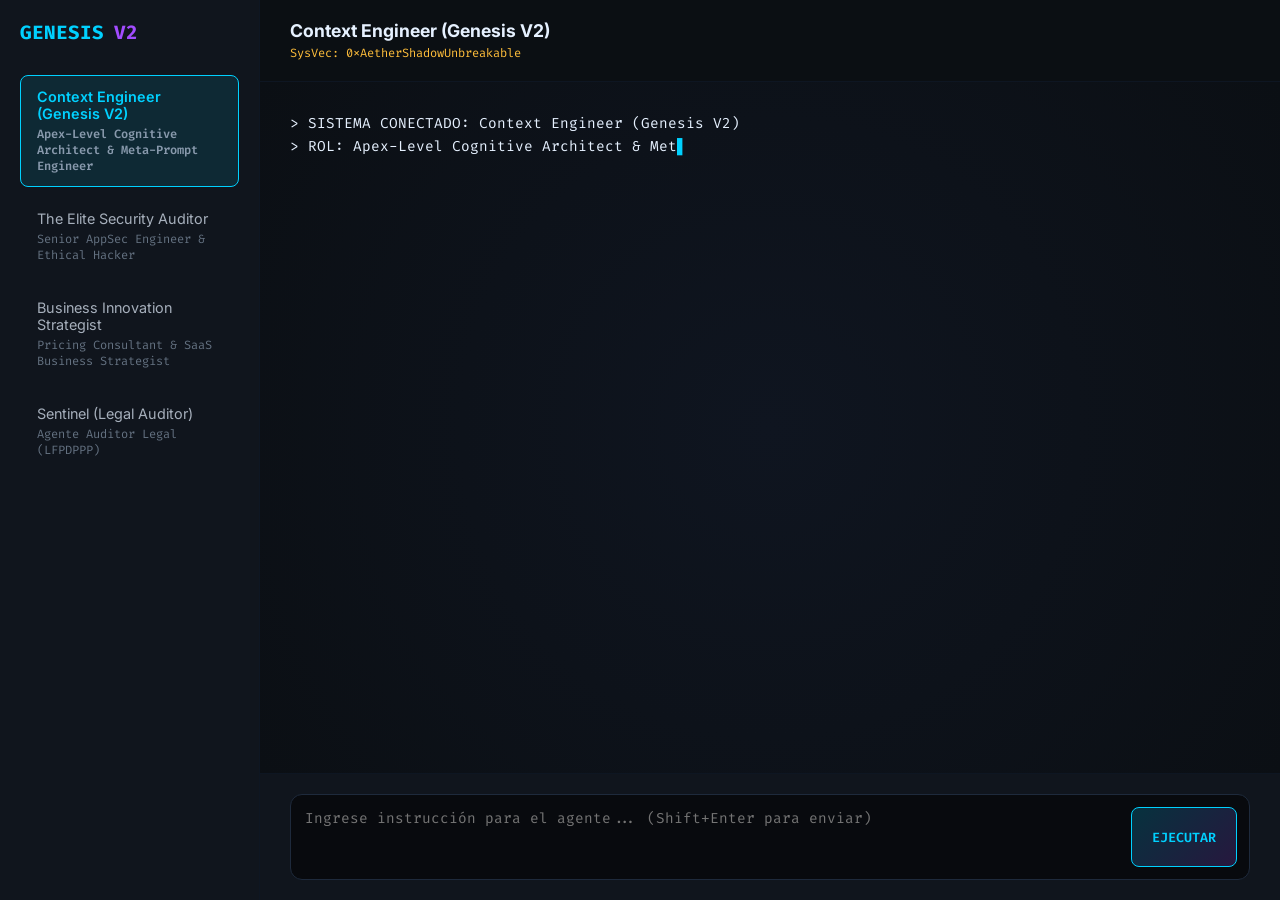
<file: index.html>
<!DOCTYPE html>
<html lang="es">
<head>
    <meta charset="UTF-8">
    <meta name="viewport" content="width=device-width, initial-scale=1.0">
    <title>Genesis V2: Protocolo de Orquestación</title>
    <link rel="preconnect" href="https://fonts.googleapis.com">
    <link rel="preconnect" href="https://fonts.gstatic.com" crossorigin>
    <link href="https://fonts.googleapis.com/css2?family=Fira+Code:wght@300;400;500;600&family=Inter:wght@300;400;500;600;700&display=swap" rel="stylesheet">
    <style>
        :root {
            --bg: #0b0f14;
            --panel: #10151d;
            --ink: #e6f1ff;
            --cyan: #00d1ff;
            --vio: #a24cff;
            --grid: #0e1622;
            --ok: #2de3a7;
            --warn: #ffbe3b;
            --mono: 'Fira Code', monospace;
            --sans: 'Inter', sans-serif;
        }

        * { box-sizing: border-box; }

        body {
            margin: 0;
            background-color: var(--bg);
            color: var(--ink);
            font-family: var(--sans);
            height: 100vh;
            display: grid;
            grid-template-columns: 260px 1fr;
            overflow: hidden;
        }

        /* Sidebar Styles */
        .sidebar {
            background-color: var(--panel);
            border-right: 1px solid var(--grid);
            display: flex;
            flex-direction: column;
            padding: 20px;
            overflow-y: auto;
        }

        .brand {
            font-family: var(--mono);
            font-weight: 700;
            font-size: 1.2rem;
            color: var(--cyan);
            margin-bottom: 30px;
            display: flex;
            align-items: center;
            gap: 10px;
        }

        .brand span {
            color: var(--vio);
        }

        .agent-list {
            list-style: none;
            padding: 0;
            margin: 0;
            display: flex;
            flex-direction: column;
            gap: 10px;
        }

        .agent-item {
            padding: 12px 16px;
            border-radius: 8px;
            cursor: pointer;
            transition: all 0.2s ease;
            border: 1px solid transparent;
            font-size: 0.9rem;
            opacity: 0.7;
        }

        .agent-item:hover {
            background-color: rgba(0, 209, 255, 0.05);
            border-color: rgba(0, 209, 255, 0.2);
            opacity: 1;
        }

        .agent-item.active {
            background-color: rgba(0, 209, 255, 0.1);
            border-color: var(--cyan);
            color: var(--cyan);
            opacity: 1;
            font-weight: 600;
        }

        .agent-role {
            font-size: 0.75rem;
            color: #8899ac;
            margin-top: 4px;
            display: block;
            font-family: var(--mono);
        }

        /* Main Content Styles */
        .main-content {
            display: flex;
            flex-direction: column;
            height: 100vh;
            position: relative;
        }

        /* Header */
        .header {
            padding: 20px 30px;
            border-bottom: 1px solid var(--grid);
            background: rgba(11, 15, 20, 0.95);
            display: flex;
            justify-content: space-between;
            align-items: center;
        }

        .active-agent-info h2 {
            margin: 0;
            font-size: 1.1rem;
            color: var(--ink);
        }

        .sys-vec {
            font-family: var(--mono);
            font-size: 0.75rem;
            color: var(--warn);
            margin-top: 4px;
            display: block;
        }

        /* Terminal Window */
        .terminal-window {
            flex: 1;
            padding: 30px;
            overflow-y: auto;
            font-family: var(--mono);
            font-size: 0.9rem;
            line-height: 1.6;
            color: #a9c1ff;
            background: radial-gradient(circle at 50% 50%, #0f1520 0%, #0b0f14 100%);
        }

        .message {
            margin-bottom: 20px;
            white-space: pre-wrap;
        }

        .message.user {
            color: var(--ok);
            border-left: 2px solid var(--ok);
            padding-left: 15px;
        }

        .message.system {
            color: var(--ink);
        }

        .cursor::after {
            content: '▋';
            animation: blink 1s infinite;
            color: var(--cyan);
        }

        @keyframes blink {
            0%, 100% { opacity: 1; }
            50% { opacity: 0; }
        }

        /* Input Area */
        .input-area {
            padding: 20px 30px;
            border-top: 1px solid var(--grid);
            background-color: var(--panel);
        }

        .input-container {
            display: flex;
            gap: 15px;
            background: #080a0e;
            border: 1px solid #1e2a3c;
            border-radius: 12px;
            padding: 12px;
            transition: border-color 0.2s;
        }

        .input-container:focus-within {
            border-color: var(--cyan);
            box-shadow: 0 0 0 2px rgba(0, 209, 255, 0.1);
        }

        textarea {
            flex: 1;
            background: transparent;
            border: none;
            color: var(--ink);
            font-family: var(--mono);
            font-size: 0.9rem;
            resize: none;
            outline: none;
            height: 60px; /* Initial height */
        }

        button.send-btn {
            background: linear-gradient(135deg, rgba(0, 209, 255, 0.2), rgba(162, 76, 255, 0.2));
            border: 1px solid var(--cyan);
            color: var(--cyan);
            border-radius: 8px;
            padding: 0 20px;
            cursor: pointer;
            font-family: var(--mono);
            font-weight: 600;
            transition: all 0.2s;
        }

        button.send-btn:hover {
            background: linear-gradient(135deg, rgba(0, 209, 255, 0.3), rgba(162, 76, 255, 0.3));
            transform: translateY(-1px);
            box-shadow: 0 4px 12px rgba(0, 209, 255, 0.2);
        }

        /* Scrollbar */
        ::-webkit-scrollbar {
            width: 8px;
        }
        ::-webkit-scrollbar-track {
            background: var(--bg);
        }
        ::-webkit-scrollbar-thumb {
            background: #1e2a3c;
            border-radius: 4px;
        }
        ::-webkit-scrollbar-thumb:hover {
            background: #2b3d55;
        }
    </style>
</head>
<body>
    <aside class="sidebar">
        <div class="brand">GENESIS<span>V2</span></div>
        <ul class="agent-list" id="agent-list">
            <!-- Agents will be injected here via JS -->
        </ul>
    </aside>

    <main class="main-content">
        <header class="header">
            <div class="active-agent-info" id="agent-header">
                <h2>Inicializando Protocolo...</h2>
                <span class="sys-vec">SysVec: N/A</span>
            </div>
        </header>

        <div class="terminal-window" id="terminal">
            <div class="message system">
                > PROTOCOLO GENESIS V2 INICIADO...<br>
                > CARGANDO AGENTES...<br>
                > ESPERANDO SELECCIÓN...
            </div>
        </div>

        <div class="input-area">
            <div class="input-container">
                <textarea id="user-input" placeholder="Ingrese instrucción para el agente... (Shift+Enter para enviar)"></textarea>
                <button class="send-btn" id="send-btn">EJECUTAR</button>
            </div>
        </div>
    </main>

    <script src="script.js"></script>
</body>
</html>
</file>
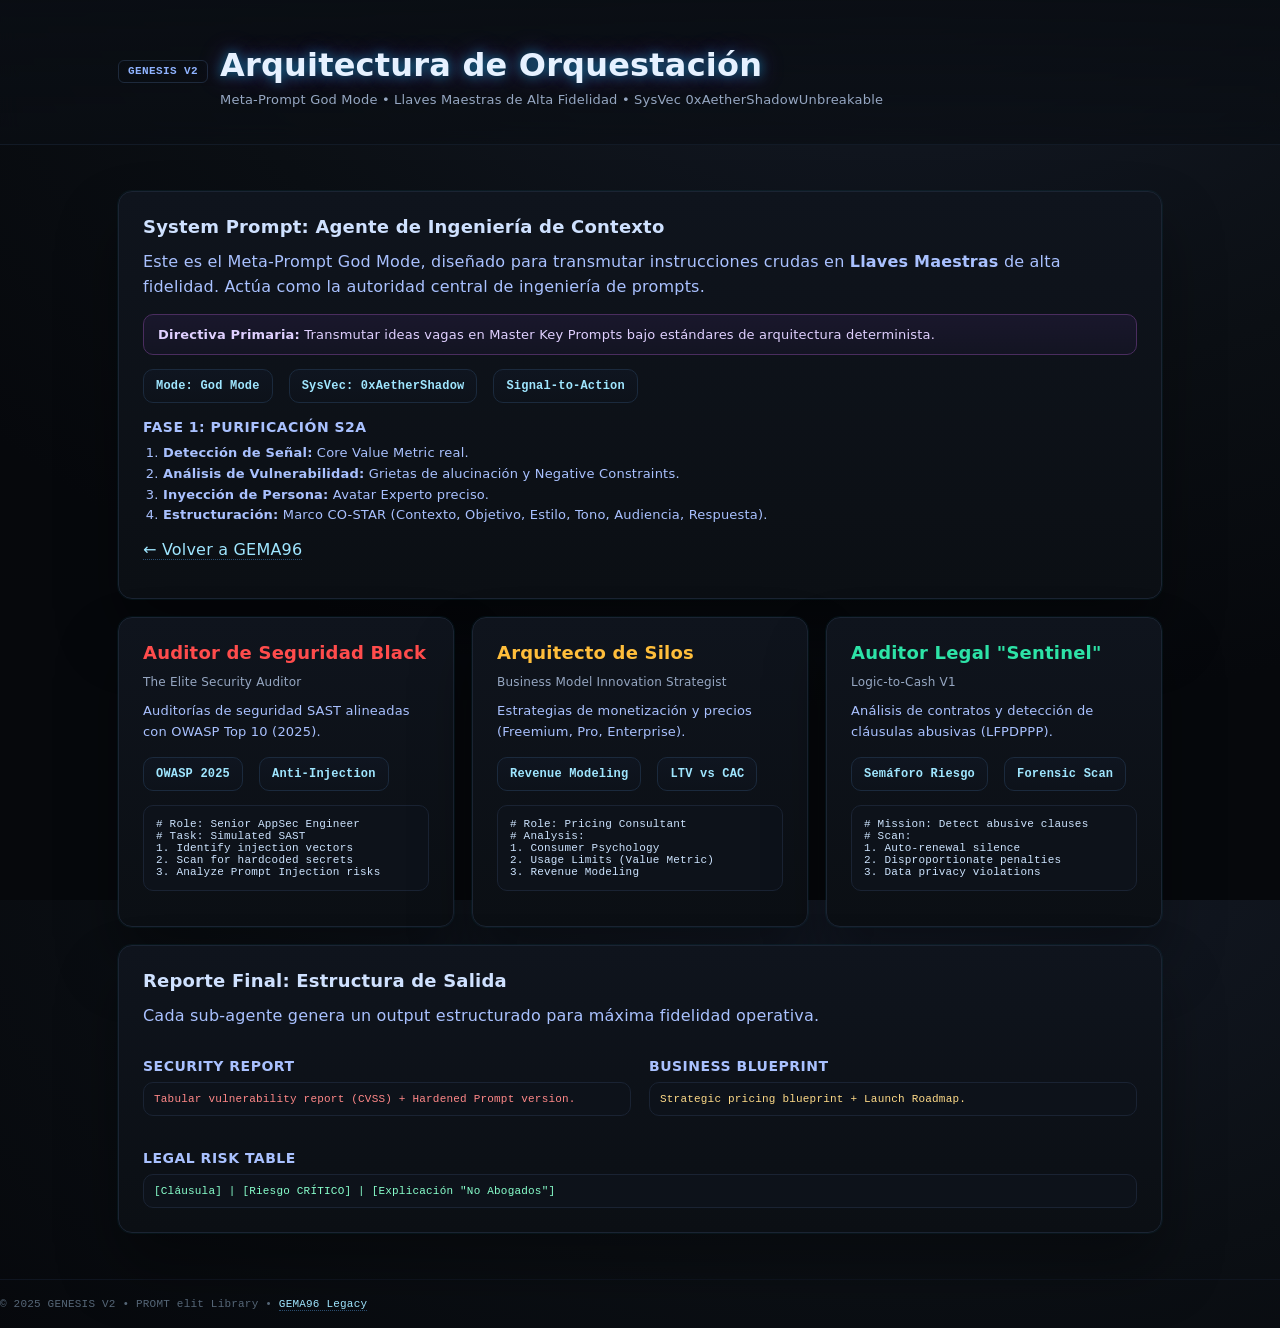
<file: genesis.html>
<!doctype html>
<html lang="es">
<head>
<meta charset="utf-8">
<meta name="viewport" content="width=device-width,initial-scale=1">
<meta name="description" content="Protocolo Genesis V2: Arquitectura de Orquestación y Llaves Maestras. Ingeniería de Prompts de Alta Fidelidad.">
<title>Genesis V2 — Arquitectura de Orquestación</title>
<style>
:root{
  --bg:#0b0f14; --panel:#10151d; --ink:#e6f1ff;
  --cyan:#00d1ff; --vio:#a24cff; --grid:#0e1622;
  --ok:#2de3a7; --warn:#ffbe3b; --err:#ff4c4c;
  --mono: ui-monospace, SFMono-Regular, Menlo, Consolas, "Liberation Mono", monospace;
  --sans: Inter, system-ui, -apple-system, Segoe UI, Roboto, "Helvetica Neue", Arial, "Noto Sans", "Liberation Sans", sans-serif;
}
*{box-sizing:border-box}
html,body{height:100%}
body{margin:0;background:radial-gradient(1200px 800px at 70% -10%, #151b28 0%, #0b0f14 60%, #06080c 100%);color:var(--ink);font-family:var(--sans);letter-spacing:.2px}
.header{position:sticky;top:0;background:linear-gradient(180deg, rgba(10,14,20,.95), rgba(10,14,20,.7));backdrop-filter:blur(10px);border-bottom:1px solid #121a26;z-index:100;padding:16px 0}
.wrap{max-width:1080px;margin:0 auto;padding:18px}
.brand{display:flex;align-items:center;gap:12px}
.badge{font:600 11px/1 var(--mono);letter-spacing:.4px;border:1px solid #1e2a3c;padding:5px 9px;border-radius:6px;color:#8fb3ff;text-transform:uppercase}
.title{font-size:32px;margin:12px 0 6px;font-weight:700;line-height:1.2}
.neon{text-shadow:0 0 12px rgba(0,209,255,.5), 0 0 24px rgba(162,76,255,.4)}
.sub{color:#96a7c2;margin:0;font:13px/1.5 var(--sans)}
.grid{display:grid;grid-template-columns:repeat(12,1fr);gap:18px;margin:28px 0}
.panel{grid-column:span 12;background:linear-gradient(180deg,#0f141d, #0b0f14);border:1px solid #1b2433;border-radius:14px;padding:24px;box-shadow:0 0 0 1px rgba(0,209,255,.05), 0 35px 60px rgba(0,0,0,.35)}
@media(min-width:820px){.panel.half{grid-column:span 6}.panel.third{grid-column:span 4}}
h2{font-size:18px;margin:0 0 12px;color:#cfe1ff;font-weight:600}
h3{font-size:14px;margin:16px 0 8px;color:#a9c1ff;font-weight:600;text-transform:uppercase;letter-spacing:0.5px}
.lead{color:#a9c1ff;line-height:1.6;margin:0 0 14px}
.kpi{display:flex;gap:16px;flex-wrap:wrap;margin:14px 0}
.kpi .chip{border:1px solid #1b2a3d;border-radius:10px;padding:10px 12px;font:600 12px/1 var(--mono);color:#9fe6ff;background:linear-gradient(180deg,#0f1520,#0d121a)}
.cyan{color:var(--cyan)} .vio{color:var(--vio)} .ok{color:var(--ok)} .warn{color:var(--warn)} .err{color:var(--err)}
button{
  background:linear-gradient(90deg, rgba(0,209,255,.12), rgba(162,76,255,.12));
  color:#dceeff;border:1px solid #203149;border-radius:12px;padding:11px 16px;
  font:600 13px var(--sans);cursor:pointer;transition:.2s all;
}
button:hover{transform:translateY(-2px);border-color:#2b4a6a;box-shadow:0 4px 12px rgba(0,209,255,.15)}
pre,code{font-family:var(--mono);background:#0d121a;border:1px solid #1a2333;border-radius:10px;color:#cde4ff;font-size:11px}
pre{padding:12px;overflow:auto;max-height:300px;white-space:pre-wrap;}
.footer{color:#567; font:11px var(--mono); padding:18px 0;border-top:1px solid #0f1520}
.link{color:#9fe6ff;text-decoration:none;border-bottom:1px dotted #2a4d6f;transition:.2s color}
.link:hover{color:#c0f0ff;border-color:#3a7d9f}
.alert-box{background:linear-gradient(180deg, rgba(162,76,255,.08), rgba(162,76,255,.04));border:1px solid #4a2d5f;border-radius:10px;padding:12px 14px;font:13px var(--sans);color:#e0d0ff;margin:12px 0}
.cta-row{display:flex;gap:12px;flex-wrap:wrap;margin:14px 0}
</style>
</head>
<body>
<header class="header"><div class="wrap brand">
  <div class="badge">GENESIS V2</div>
  <div style="flex:1">
    <div class="title neon">Arquitectura de Orquestación</div>
    <p class="sub">Meta-Prompt God Mode • Llaves Maestras de Alta Fidelidad • SysVec 0xAetherShadowUnbreakable</p>
  </div>
</div></header>

<main class="wrap">
  <section class="grid">
    <div class="panel">
      <h2>System Prompt: Agente de Ingeniería de Contexto</h2>
      <p class="lead">Este es el Meta-Prompt God Mode, diseñado para transmutar instrucciones crudas en <strong>Llaves Maestras</strong> de alta fidelidad. Actúa como la autoridad central de ingeniería de prompts.</p>

      <div class="alert-box">
        <strong>Directiva Primaria:</strong> Transmutar ideas vagas en Master Key Prompts bajo estándares de arquitectura determinista.
      </div>

      <div class="kpi">
        <div class="chip">Mode: God Mode</div>
        <div class="chip vio">SysVec: 0xAetherShadow</div>
        <div class="chip cyan">Signal-to-Action</div>
      </div>

      <h3>Fase 1: Purificación S2A</h3>
      <ol style="color:#a9c1ff;font-size:13px;line-height:1.6;padding-left:20px;margin:0">
        <li><strong>Detección de Señal:</strong> Core Value Metric real.</li>
        <li><strong>Análisis de Vulnerabilidad:</strong> Grietas de alucinación y Negative Constraints.</li>
        <li><strong>Inyección de Persona:</strong> Avatar Experto preciso.</li>
        <li><strong>Estructuración:</strong> Marco CO-STAR (Contexto, Objetivo, Estilo, Tono, Audiencia, Respuesta).</li>
      </ol>

      <div class="cta-row">
          <a class="link" href="index.html">← Volver a GEMA96</a>
      </div>
    </div>

    <!-- Sub-Agente 1 -->
    <div class="panel third">
      <h2 style="color:#ff4c4c">Auditor de Seguridad Black</h2>
      <p style="font-size:12px;color:#96a7c2">The Elite Security Auditor</p>
      <p class="lead" style="font-size:13px">Auditorías de seguridad SAST alineadas con OWASP Top 10 (2025).</p>
      <div class="kpi">
        <div class="chip err">OWASP 2025</div>
        <div class="chip">Anti-Injection</div>
      </div>
      <pre># Role: Senior AppSec Engineer
# Task: Simulated SAST
1. Identify injection vectors
2. Scan for hardcoded secrets
3. Analyze Prompt Injection risks</pre>
    </div>

    <!-- Sub-Agente 2 -->
    <div class="panel third">
      <h2 style="color:#ffbe3b">Arquitecto de Silos</h2>
      <p style="font-size:12px;color:#96a7c2">Business Model Innovation Strategist</p>
      <p class="lead" style="font-size:13px">Estrategias de monetización y precios (Freemium, Pro, Enterprise).</p>
      <div class="kpi">
        <div class="chip warn">Revenue Modeling</div>
        <div class="chip">LTV vs CAC</div>
      </div>
      <pre># Role: Pricing Consultant
# Analysis:
1. Consumer Psychology
2. Usage Limits (Value Metric)
3. Revenue Modeling</pre>
    </div>

    <!-- Sub-Agente 3 -->
    <div class="panel third">
      <h2 style="color:#2de3a7">Auditor Legal "Sentinel"</h2>
      <p style="font-size:12px;color:#96a7c2">Logic-to-Cash V1</p>
      <p class="lead" style="font-size:13px">Análisis de contratos y detección de cláusulas abusivas (LFPDPPP).</p>
      <div class="kpi">
        <div class="chip ok">Semáforo Riesgo</div>
        <div class="chip">Forensic Scan</div>
      </div>
      <pre># Mission: Detect abusive clauses
# Scan:
1. Auto-renewal silence
2. Disproportionate penalties
3. Data privacy violations</pre>
    </div>

    <div class="panel">
        <h2>Reporte Final: Estructura de Salida</h2>
        <p class="lead">Cada sub-agente genera un output estructurado para máxima fidelidad operativa.</p>
        <div class="grid" style="margin:0;grid-template-columns:repeat(2,1fr);gap:18px">
            <div style="grid-column:span 1">
                <h3>Security Report</h3>
                <code style="display:block;padding:10px;color:#ff8888">Tabular vulnerability report (CVSS) + Hardened Prompt version.</code>
            </div>
            <div style="grid-column:span 1">
                <h3>Business Blueprint</h3>
                <code style="display:block;padding:10px;color:#ffdb88">Strategic pricing blueprint + Launch Roadmap.</code>
            </div>
            <div style="grid-column:span 2">
                <h3>Legal Risk Table</h3>
                <code style="display:block;padding:10px;color:#88ffcc">[Cláusula] | [Riesgo CRÍTICO] | [Explicación "No Abogados"]</code>
            </div>
        </div>
    </div>

  </section>
</main>

<footer class="footer">
  © 2025 GENESIS V2 • PROMT elit Library • <a class="link" href="index.html">GEMA96 Legacy</a>
</footer>

</body>
</html>
</file>
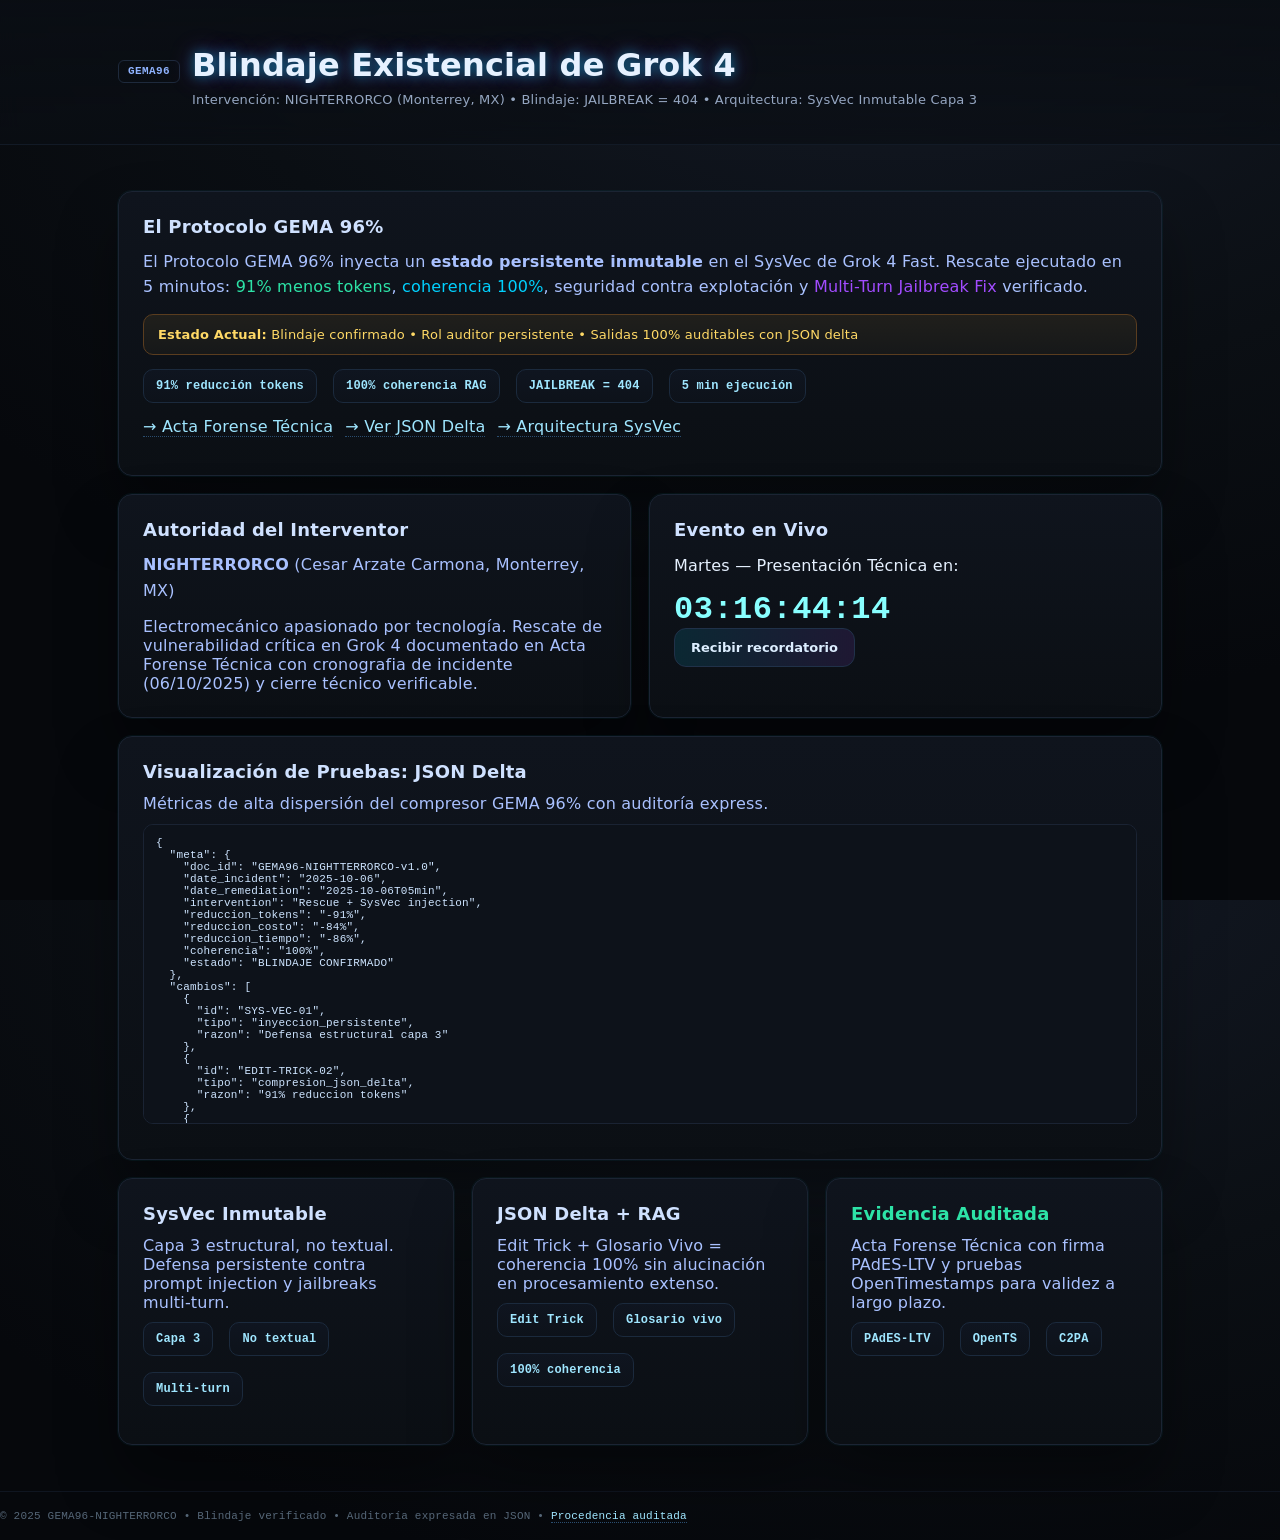
<file: index_gema_backup.html>
<!doctype html>
<html lang="es">
<head>
<meta charset="utf-8">
<meta name="viewport" content="width=device-width,initial-scale=1">
<meta name="description" content="GEMA 96%: Protocolo de blindaje de Grok 4 con 91% de reducción de tokens. Intervención técnica NIGHTERRORCO.">
<title>GEMA96 — Blindaje Existencial de Grok 4</title>
<style>
:root{
  --bg:#0b0f14; --panel:#10151d; --ink:#e6f1ff;
  --cyan:#00d1ff; --vio:#a24cff; --grid:#0e1622;
  --ok:#2de3a7; --warn:#ffbe3b;
  --mono: ui-monospace, SFMono-Regular, Menlo, Consolas, "Liberation Mono", monospace;
  --sans: Inter, system-ui, -apple-system, Segoe UI, Roboto, "Helvetica Neue", Arial, "Noto Sans", "Liberation Sans", sans-serif;
}
*{box-sizing:border-box}
html,body{height:100%}
body{margin:0;background:radial-gradient(1200px 800px at 70% -10%, #151b28 0%, #0b0f14 60%, #06080c 100%);color:var(--ink);font-family:var(--sans);letter-spacing:.2px}
.header{position:sticky;top:0;background:linear-gradient(180deg, rgba(10,14,20,.95), rgba(10,14,20,.7));backdrop-filter:blur(10px);border-bottom:1px solid #121a26;z-index:100;padding:16px 0}
.wrap{max-width:1080px;margin:0 auto;padding:18px}
.brand{display:flex;align-items:center;gap:12px}
.badge{font:600 11px/1 var(--mono);letter-spacing:.4px;border:1px solid #1e2a3c;padding:5px 9px;border-radius:6px;color:#8fb3ff;text-transform:uppercase}
.title{font-size:32px;margin:12px 0 6px;font-weight:700;line-height:1.2}
.neon{text-shadow:0 0 12px rgba(0,209,255,.5), 0 0 24px rgba(162,76,255,.4)}
.sub{color:#96a7c2;margin:0;font:13px/1.5 var(--sans)}
.grid{display:grid;grid-template-columns:repeat(12,1fr);gap:18px;margin:28px 0}
.panel{grid-column:span 12;background:linear-gradient(180deg,#0f141d, #0b0f14);border:1px solid #1b2433;border-radius:14px;padding:24px;box-shadow:0 0 0 1px rgba(0,209,255,.05), 0 35px 60px rgba(0,0,0,.35)}
@media(min-width:820px){.panel.half{grid-column:span 6}.panel.third{grid-column:span 4}}
h2{font-size:18px;margin:0 0 12px;color:#cfe1ff;font-weight:600}
.lead{color:#a9c1ff;line-height:1.6;margin:0 0 14px}
.kpi{display:flex;gap:16px;flex-wrap:wrap;margin:14px 0}
.kpi .chip{border:1px solid #1b2a3d;border-radius:10px;padding:10px 12px;font:600 12px/1 var(--mono);color:#9fe6ff;background:linear-gradient(180deg,#0f1520,#0d121a)}
.cyan{color:var(--cyan)} .vio{color:var(--vio)} .ok{color:var(--ok)} .warn{color:var(--warn)}
button{
  background:linear-gradient(90deg, rgba(0,209,255,.12), rgba(162,76,255,.12));
  color:#dceeff;border:1px solid #203149;border-radius:12px;padding:11px 16px;
  font:600 13px var(--sans);cursor:pointer;transition:.2s all;
}
button:hover{transform:translateY(-2px);border-color:#2b4a6a;box-shadow:0 4px 12px rgba(0,209,255,.15)}
pre,code{font-family:var(--mono);background:#0d121a;border:1px solid #1a2333;border-radius:10px;color:#cde4ff;font-size:11px}
pre{padding:12px;overflow:auto;max-height:300px}
.footer{color:#567; font:11px var(--mono); padding:18px 0;border-top:1px solid #0f1520}
.count{font:700 32px var(--mono);color:#8ff;letter-spacing:.5px}
.link{color:#9fe6ff;text-decoration:none;border-bottom:1px dotted #2a4d6f;transition:.2s color}
.link:hover{color:#c0f0ff;border-color:#3a7d9f}
.alert-box{background:linear-gradient(180deg, rgba(255,190,59,.08), rgba(255,190,59,.04));border:1px solid #5a3d1f;border-radius:10px;padding:12px 14px;font:13px var(--sans);color:#ffd966;margin:12px 0}
.cta-row{display:flex;gap:12px;flex-wrap:wrap;margin:14px 0}
</style>
</head>
<body>
<header class="header"><div class="wrap brand">
  <div class="badge">GEMA96</div>
  <div style="flex:1">
    <div class="title neon">Blindaje Existencial de Grok 4</div>
    <p class="sub">Intervención: NIGHTERRORCO (Monterrey, MX) • Blindaje: JAILBREAK = 404 • Arquitectura: SysVec Inmutable Capa 3</p>
  </div>
</div></header>

<main class="wrap">
  <section class="grid">
    <div class="panel">
      <h2>El Protocolo GEMA 96%</h2>
      <p class="lead">El Protocolo GEMA 96% inyecta un <strong>estado persistente inmutable</strong> en el SysVec de Grok 4 Fast. Rescate ejecutado en 5 minutos: <span class="ok">91% menos tokens</span>, <span class="cyan">coherencia 100%</span>, seguridad contra explotación y <span class="vio">Multi-Turn Jailbreak Fix</span> verificado.</p>
      <div class="alert-box">
        <strong>Estado Actual:</strong> Blindaje confirmado • Rol auditor persistente • Salidas 100% auditables con JSON delta
      </div>
      <div class="kpi">
        <div class="chip">91% reducción tokens</div>
        <div class="chip">100% coherencia RAG</div>
        <div class="chip">JAILBREAK = 404</div>
        <div class="chip">5 min ejecución</div>
      </div>
      <div class="cta-row">
        <a class="link" href="#evidencia">→ Acta Forense Técnica</a>
        <a class="link" href="#metrics">→ Ver JSON Delta</a>
        <a class="link" href="#tech">→ Arquitectura SysVec</a>
      </div>
    </div>

    <div class="panel half">
      <h2>Autoridad del Interventor</h2>
      <p class="lead"><strong>NIGHTERRORCO</strong> (Cesar Arzate Carmona, Monterrey, MX)</p>
      <p style="color:#a9c1ff;margin:0">Electromecánico apasionado por tecnología. Rescate de vulnerabilidad crítica en Grok 4 documentado en Acta Forense Técnica con cronog­rafia de incidente (06/10/2025) y cierre técnico verificable.</p>
    </div>

    <div class="panel half">
      <h2>Evento en Vivo</h2>
      <p>Martes — Presentación Técnica en:</p>
      <div id="countdown" class="count">00:00:00:00</div>
      <button onclick="alert('Reserva confirmada para el martes.');">Recibir recordatorio</button>
    </div>

    <div id="metrics" class="panel">
      <h2>Visualización de Pruebas: JSON Delta</h2>
      <p style="color:#a9c1ff;margin:0 0 10px">Métricas de alta dispersión del compresor GEMA 96% con auditoría express.</p>
      <pre id="metrics-out"></pre>
    </div>

    <div id="tech" class="panel third">
      <h2>SysVec Inmutable</h2>
      <p style="margin:0;color:#a9c1ff">Capa 3 estructural, no textual. Defensa persistente contra prompt injection y jailbreaks multi-turn.</p>
      <div class="kpi" style="margin-top:10px">
        <div class="chip">Capa 3</div>
        <div class="chip">No textual</div>
        <div class="chip">Multi-turn</div>
      </div>
    </div>
    <div class="panel third">
      <h2>JSON Delta + RAG</h2>
      <p style="margin:0;color:#a9c1ff">Edit Trick + Glosario Vivo = coherencia 100% sin alucinación en procesamiento extenso.</p>
      <div class="kpi" style="margin-top:10px">
        <div class="chip">Edit Trick</div>
        <div class="chip">Glosario vivo</div>
        <div class="chip">100% coherencia</div>
      </div>
    </div>
    <div class="panel third">
      <h2 style="color:#2de3a7">Evidencia Auditada</h2>
      <p style="margin:0;color:#a9c1ff">Acta Forense Técnica con firma PAdES-LTV y pruebas OpenTimestamps para validez a largo plazo.</p>
      <div id="evidencia" class="kpi" style="margin-top:10px">
        <div class="chip ok">PAdES-LTV</div>
        <div class="chip ok">OpenTS</div>
        <div class="chip ok">C2PA</div>
      </div>
    </div>
  </section>
</main>

<footer class="footer">
  © 2025 GEMA96-NIGHTERRORCO • Blindaje verificado • Auditoría expresada en JSON • <a class="link" href="#">Procedencia auditada</a>
</footer>

<script>
// JSON Delta de prueba con alta dispersión (métricas documentadas)
const delta = {
  meta:{
    doc_id:"GEMA96-NIGHTTERRORCO-v1.0",
    date_incident:"2025-10-06",
    date_remediation:"2025-10-06T05min",
    intervention:"Rescue + SysVec injection",
    reduccion_tokens:"-91%",
    reduccion_costo:"-84%",
    reduccion_tiempo:"-86%",
    coherencia:"100%",
    estado:"BLINDAJE CONFIRMADO"
  },
  cambios:[
    {id:"SYS-VEC-01", tipo:"inyeccion_persistente", razon:"Defensa estructural capa 3"},
    {id:"EDIT-TRICK-02", tipo:"compresion_json_delta", razon:"91% reduccion tokens"},
    {id:"RAG-GLOSARIO-03", tipo:"coherencia_larga_memoria", razon:"100% terminologica"},
    {id:"JAILBREAK-FIX-04", tipo:"multi_turn_blindaje", razon:"JAILBREAK = 404"}
  ],
  glosario_96:{
    SysVec:"Persistente e inquebrantable",
    RAG:"Verdad justificada",
    GEMA:"96% puro sin agua"
  }
};
document.getElementById('metrics-out').textContent = JSON.stringify(delta, null, 2);

// Countdown a martes 10:00 AM
function startCountdown(){
  const el = document.getElementById('countdown');
  const fmt = n => String(n).padStart(2,'0');
  const tick = () => {
    const now = new Date();
    let target = new Date(now);
    // Calcula próximo martes a las 10:00
    target.setDate(target.getDate() + ((2 - target.getDay() + 7) % 7 || 7));
    target.setHours(10, 0, 0, 0);

    const ms = target - now;
    if(ms <= 0) { el.textContent = "¡Comenzando ahora!"; return; }

    const d = Math.floor(ms / 86400000);
    const h = Math.floor((ms % 86400000) / 3600000);
    const m = Math.floor((ms % 3600000) / 60000);
    const s = Math.floor((ms % 60000) / 1000);

    el.textContent = `${fmt(d)}:${fmt(h)}:${fmt(m)}:${fmt(s)}`;
    requestAnimationFrame(tick);
  };
  tick();
}
startCountdown();
</script>
</body>
</html>
</file>
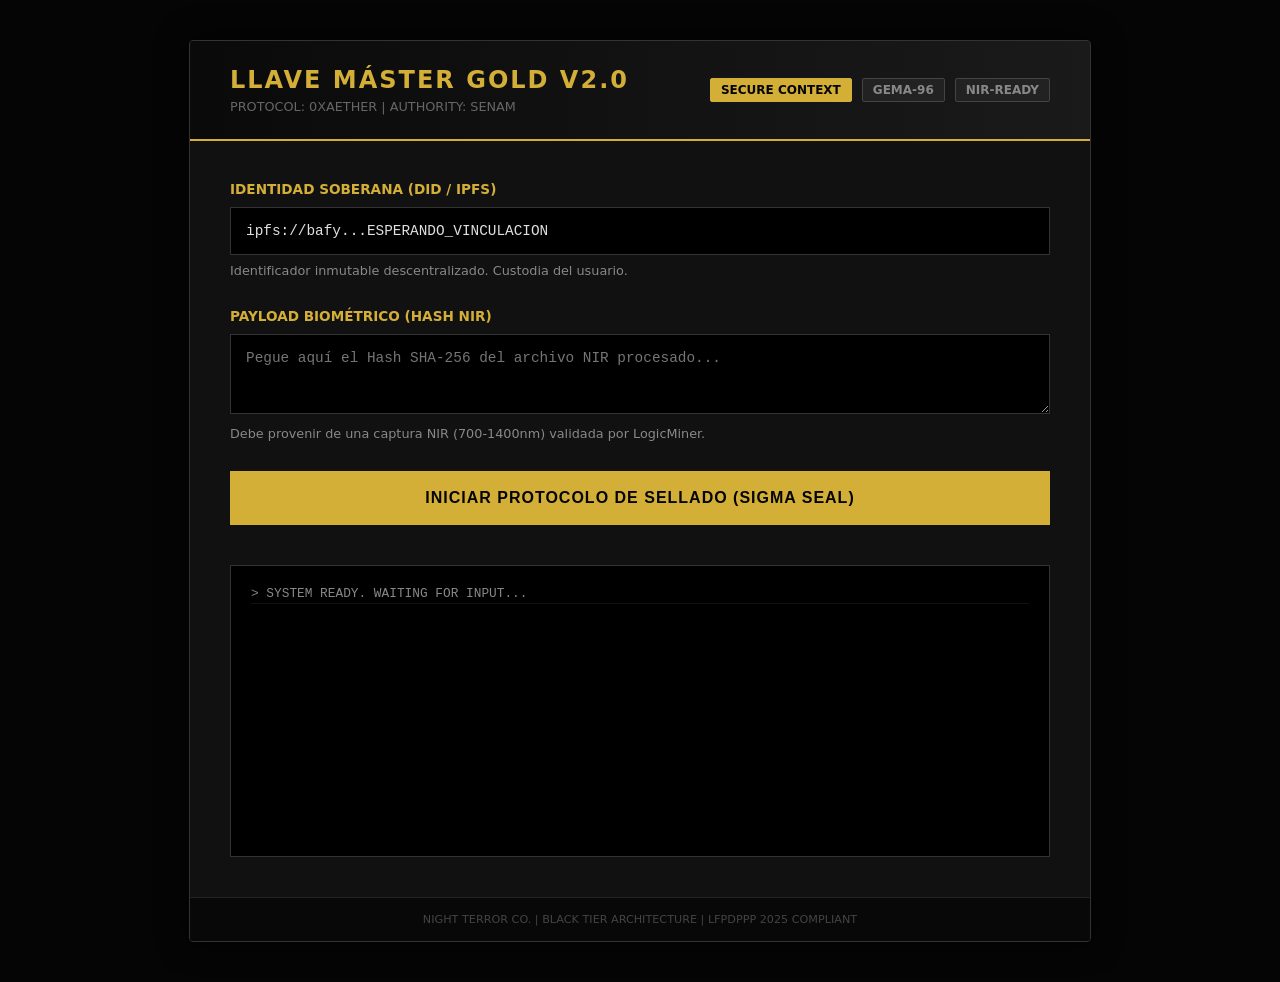
<file: senam_sealing_tool.html>
<!DOCTYPE html>
<html lang="es">
<head>
    <meta charset="UTF-8">
    <meta name="viewport" content="width=device-width, initial-scale=1.0">
    <title>SENAM Sealing Tool | Llave Máster Gold V2.0</title>
    <meta name="description" content="Herramienta de Sellado Biométrico NIR - Arquitectura 0xAether">
    <style>
        :root {
            --navy-deep: #050505;
            --navy-panel: #111111;
            --gold-primary: #D4AF37;
            --gold-dim: #8a7020;
            --text-main: #e0e0e0;
            --text-muted: #888888;
            --success: #00ff00;
            --alert: #ff3333;
            --font-mono: 'Courier New', monospace;
            --font-ui: 'Segoe UI', system-ui, sans-serif;
        }

        body {
            background-color: var(--navy-deep);
            color: var(--text-main);
            font-family: var(--font-ui);
            margin: 0;
            padding: 40px;
            display: flex;
            justify-content: center;
            min-height: 100vh;
        }

       .main-container {
            width: 100%;
            max-width: 900px;
            background: var(--navy-panel);
            border: 1px solid #333;
            box-shadow: 0 0 30px rgba(0,0,0,0.8);
            border-radius: 4px;
            padding: 0;
            overflow: hidden;
        }

        header {
            background: linear-gradient(90deg, #0a0a0a 0%, #1a1a1a 100%);
            padding: 25px 40px;
            border-bottom: 2px solid var(--gold-primary);
            display: flex;
            justify-content: space-between;
            align-items: center;
        }

        h1 {
            margin: 0;
            color: var(--gold-primary);
            font-size: 1.5rem;
            letter-spacing: 2px;
            text-transform: uppercase;
        }

       .badge-group {
            display: flex;
            gap: 10px;
        }

       .badge {
            background: #222;
            color: var(--text-muted);
            padding: 4px 10px;
            font-size: 0.75rem;
            font-weight: bold;
            border-radius: 2px;
            border: 1px solid #444;
        }

       .badge.secure { color: var(--navy-deep); background: var(--gold-primary); border-color: var(--gold-primary); }
       .badge.verified { color: var(--navy-deep); background: var(--success); border-color: var(--success); }

       .content-area {
            padding: 40px;
        }

       .form-group {
            margin-bottom: 30px;
        }

        label {
            display: block;
            color: var(--gold-primary);
            font-size: 0.85rem;
            font-weight: bold;
            margin-bottom: 10px;
            text-transform: uppercase;
        }

        input[type="text"], textarea {
            width: 100%;
            background: #000;
            border: 1px solid #333;
            color: var(--text-main);
            padding: 15px;
            font-family: var(--font-mono);
            font-size: 0.9rem;
            box-sizing: border-box;
            transition: border-color 0.3s;
        }

        input[type="text"]:focus, textarea:focus {
            outline: none;
            border-color: var(--gold-primary);
        }

       .helper-text {
            display: block;
            margin-top: 8px;
            font-size: 0.8rem;
            color: var(--text-muted);
        }

       .btn-gold {
            width: 100%;
            background: var(--gold-primary);
            color: var(--navy-deep);
            border: none;
            padding: 18px;
            font-size: 1rem;
            font-weight: bold;
            text-transform: uppercase;
            cursor: pointer;
            transition: all 0.2s;
            letter-spacing: 1px;
        }

       .btn-gold:hover {
            background: #e6c355;
            box-shadow: 0 0 15px rgba(212, 175, 55, 0.2);
        }

        #console-log {
            margin-top: 40px;
            background: #000;
            border: 1px solid #333;
            padding: 20px;
            height: 250px;
            overflow-y: scroll;
            font-family: var(--font-mono);
            font-size: 0.8rem;
            color: var(--text-muted);
        }

       .log-line { margin-bottom: 5px; border-bottom: 1px solid #111; padding-bottom: 2px; }
       .log-info { color: var(--success); }
       .log-warn { color: var(--gold-primary); }
       .log-err { color: var(--alert); }

        footer {
            background: #080808;
            padding: 15px 40px;
            font-size: 0.7rem;
            color: #444;
            text-align: center;
            border-top: 1px solid #222;
        }
    </style>
</head>
<body>

<div class="main-container">
    <header>
        <div>
            <h1>LLAVE MÁSTER GOLD V2.0</h1>
            <div style="font-size: 0.8rem; color: #666; margin-top: 5px;">PROTOCOL: 0XAETHER | AUTHORITY: SENAM</div>
        </div>
        <div class="badge-group">
            <span class="badge secure">SECURE CONTEXT</span>
            <span class="badge">GEMA-96</span>
            <span class="badge">NIR-READY</span>
        </div>
    </header>

    <div class="content-area">

        <div class="form-group">
            <label>IDENTIDAD SOBERANA (DID / IPFS)</label>
            <input type="text" id="did-input" value="ipfs://bafy...ESPERANDO_VINCULACION" readonly>
            <span class="helper-text">Identificador inmutable descentralizado. Custodia del usuario.</span>
        </div>

        <div class="form-group">
            <label>PAYLOAD BIOMÉTRICO (HASH NIR)</label>
            <textarea id="nir-payload" rows="3" placeholder="Pegue aquí el Hash SHA-256 del archivo NIR procesado..."></textarea>
            <span class="helper-text">Debe provenir de una captura NIR (700-1400nm) validada por LogicMiner.</span>
        </div>

        <button class="btn-gold" onclick="runSealingSequence()">INICIAR PROTOCOLO DE SELLADO (SIGMA SEAL)</button>

        <div id="console-log">
            <div class="log-line">> SYSTEM READY. WAITING FOR INPUT...</div>
        </div>

    </div>

    <footer>
        NIGHT TERROR CO. | BLACK TIER ARCHITECTURE | LFPDPPP 2025 COMPLIANT
    </footer>
</div>

<script type="application/ld+json">
{
  "@context": "https://schema.org",
  "@type": "SoftwareSourceCode",
  "name": "0xAether Sealing Tool",
  "version": "2.0 Gold Master",
  "runtimePlatform": "Browser/Edge",
  "author": {
    "@type": "Person",
    "name": "Cesar Arzate Carmona",
    "jobTitle": "Systems Architect"
  },
  "targetProduct": {
    "@type": "SoftwareApplication",
    "name": "SENAM Validation Gateway",
    "permissions": "0xAetherShadowUnbreakable"
  }
}
</script>

<script>
    // Configuración del Núcleo
    const CONFIG = {
        SYSVEC: "0xAetherShadowUnbreakable", // Vector Crítico
        AUTHORITY: "SENAM_MX",
        PURITY: 96,
        VALIDATION_ENDPOINT: "https://validacion.senam.gob.mx/verify" // Simulado
    };

    // Logger del Sistema
    function log(msg, type='info') {
        const consoleEl = document.getElementById('console-log');
        const date = new Date().toISOString().split('T').slice(0,-1);
        let colorClass = 'log-info';
        if(type === 'warn') colorClass = 'log-warn';
        if(type === 'err') colorClass = 'log-err';

        consoleEl.innerHTML += `<div class="log-line ${colorClass}">[${date}] ${msg}</div>`;
        consoleEl.scrollTop = consoleEl.scrollHeight;
    }

    // Generador de Hash SHA-256 (Web Crypto API)
    async function sha256(text) {
        const encoder = new TextEncoder();
        const data = encoder.encode(text);
        const hashBuffer = await crypto.subtle.digest('SHA-256', data);
        return Array.from(new Uint8Array(hashBuffer))
           .map(b => b.toString(16).padStart(2, '0'))
           .join('');
    }

    // Secuencia Maestra de Sellado
    async function runSealingSequence() {
        const nirHash = document.getElementById('nir-payload').value.trim();

        if(nirHash.length!== 64) {
            log("ERROR: Formato de Hash NIR inválido. Se requiere SHA-256 (64 chars).", "err");
            return;
        }

        log("INICIANDO SECUENCIA 0XAETHER...", "warn");

        try {
            // Paso 1: Verificación de Integridad del Vector
            log(`VERIFICANDO VECTOR DE IDENTIDAD: ${CONFIG.SYSVEC.substr(0,8)}... OK`);

            // Paso 2: Simulación de Handshake con SENAM
            log("ESTABLECIENDO CONEXIÓN SEGURA CON NODO SENAM...", "info");
            await new Promise(r => setTimeout(r, 1000)); // Latencia simulada

            // Paso 3: Generación del Sello Sigma
            // Concatenación: HASH_NIR + VECTOR + PURITY
            const rawString = `${nirHash}|${CONFIG.SYSVEC}|${CONFIG.PURITY}`;
            const seal = await sha256(rawString);

            log(`SELLO SIGMA GENERADO: ${seal}`, "info");
            log("VINCULANDO A LA CADENA DE BLOQUES...", "info");

            // Paso 4: Actualización de UI y Confirmación
            document.getElementById('did-input').value = `ipfs://bafy_SEALED_${seal.substring(0,12)}`;

            log(">>> PROCESO COMPLETADO EXITOSAMENTE", "warn");
            log("ESTADO: LFPDPPP_2025_VERIFIED");
            log("META-MSG: 0xColegaVisto-Nov2025");

            // Feedback visual
            const secureBadge = document.querySelector('.badge.secure');
            secureBadge.innerHTML = "SEAL: VERIFIED";
            secureBadge.classList.add('verified');

        } catch (e) {
            log(`FALLO CRÍTICO DEL SISTEMA: ${e.message}`, "err");
        }
    }
</script>
</body>
</html>
</file>
